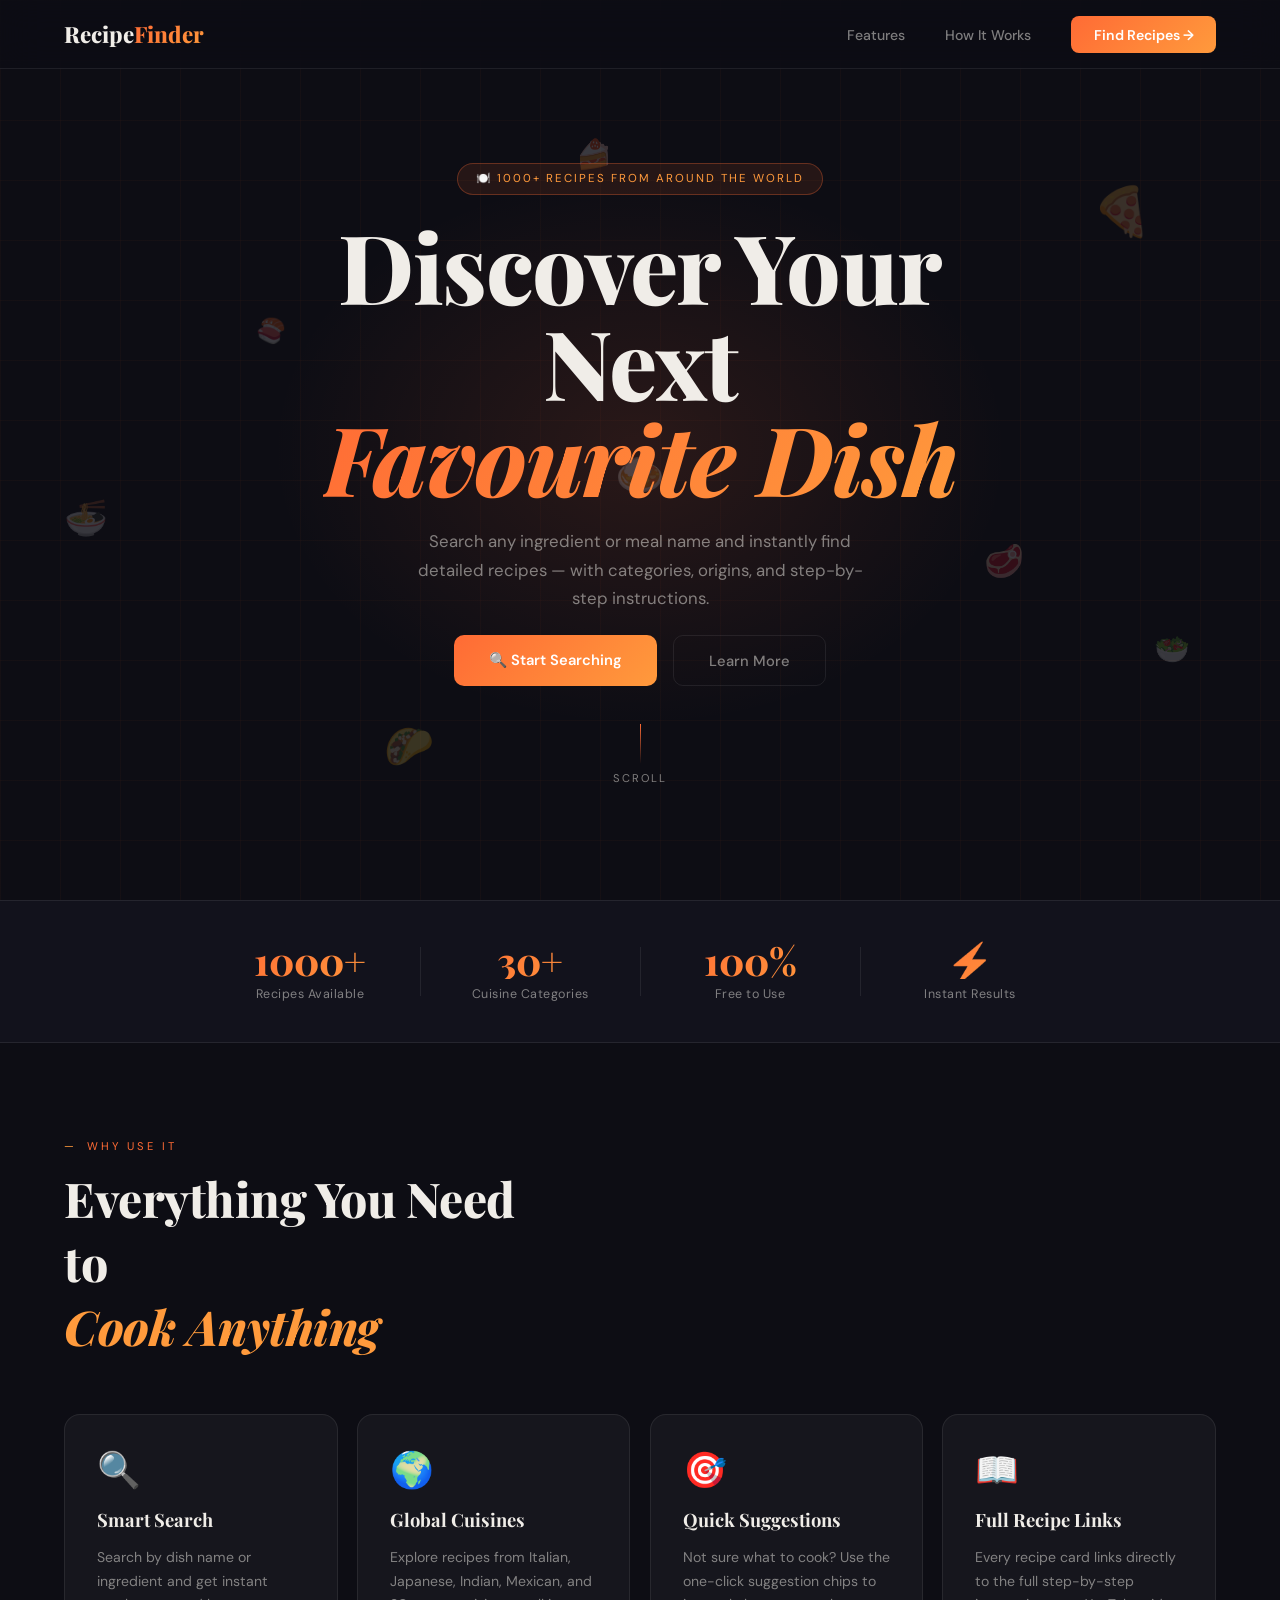
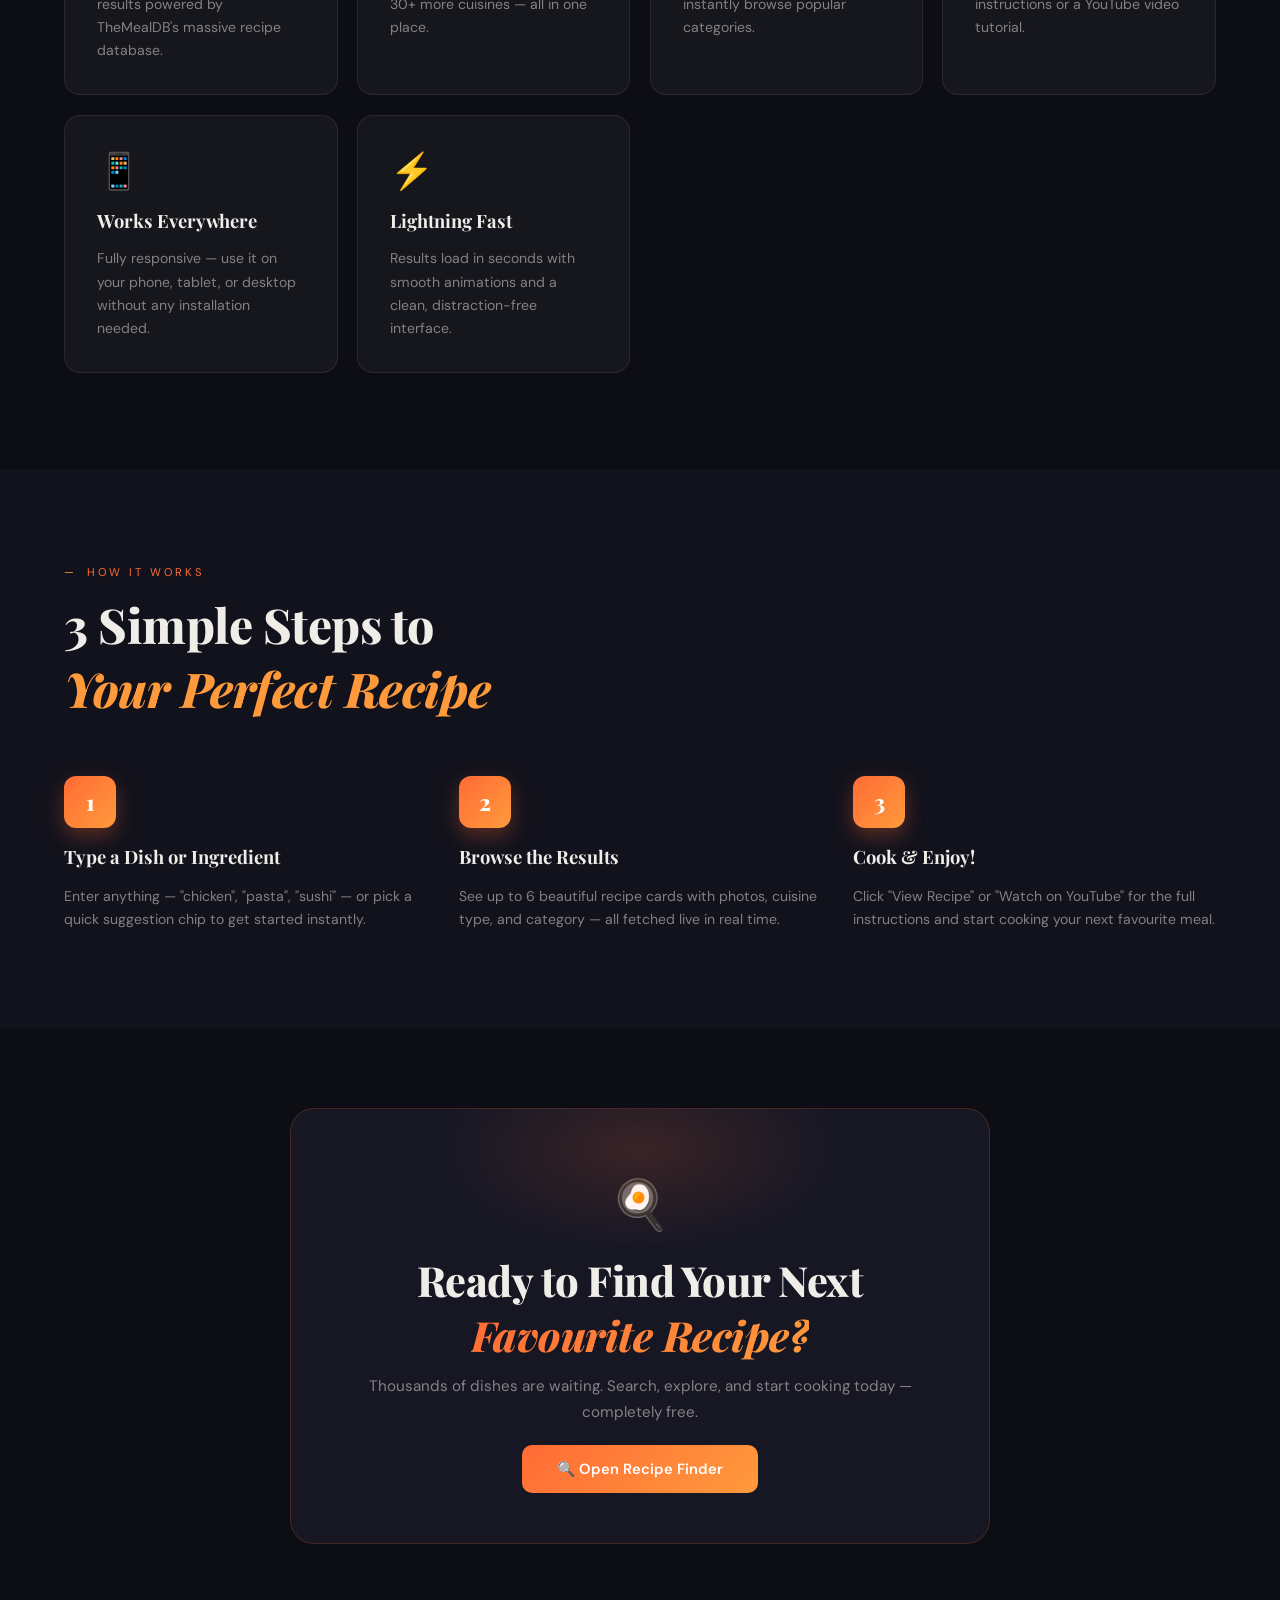
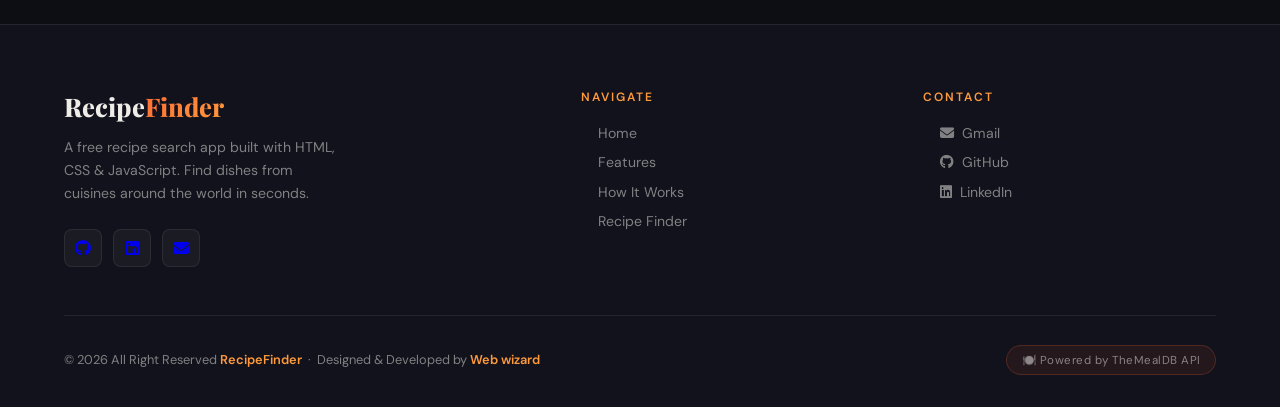
<file: index.html>
<!DOCTYPE html>
<html lang="en">

<head>
  <meta charset="UTF-8" />
  <meta name="viewport" content="width=device-width, initial-scale=1.0" />
  <title>Recipe Finder — Home</title>
  <link rel="stylesheet" href="https://cdnjs.cloudflare.com/ajax/libs/font-awesome/6.5.0/css/all.min.css">
  <link
    href="https://fonts.googleapis.com/css2?family=Playfair+Display:ital,wght@0,700;0,800;1,700&family=DM+Sans:wght@400;500;600&display=swap"
    rel="stylesheet" />
  <style>
    /* ══════════════════════════════════════
       RESET & VARIABLES
    ══════════════════════════════════════ */
    *,
    *::before,
    *::after {
      margin: 0;
      padding: 0;
      box-sizing: border-box;
    }

    :root {
      --bg: #0d0d14;
      --bg2: #12121c;
      --bg3: #171724;
      --orange: #ff6b35;
      --orange2: #ff9a3c;
      --text: #f0ede8;
      --muted: rgba(240, 237, 232, 0.5);
      --border: rgba(255, 255, 255, 0.08);
      --card: rgba(255, 255, 255, 0.04);
      --display: 'Playfair Display', serif;
      --body: 'DM Sans', sans-serif;
    }

    html {
      scroll-behavior: smooth;
    }

    body {
      background: var(--bg);
      color: var(--text);
      font-family: var(--body);
      overflow-x: hidden;
    }

    /* ══════════════════════════════════════
       NAV
    ══════════════════════════════════════ */
    nav {
      position: fixed;
      top: 0;
      left: 0;
      right: 0;
      z-index: 100;
      display: flex;
      justify-content: space-between;
      align-items: center;
      padding: 1.2rem 5%;
      background: rgba(13, 13, 20, 0.8);
      backdrop-filter: blur(20px);
      border-bottom: 1px solid var(--border);
    }

    .nav-logo {
      font-family: var(--display);
      font-size: 1.4rem;
      font-weight: 800;
      color: var(--text);
      text-decoration: none;
    }

    .nav-logo span {
      background: linear-gradient(135deg, var(--orange), var(--orange2));
      -webkit-background-clip: text;
      -webkit-text-fill-color: transparent;
      background-clip: text;
    }

    .nav-links {
      display: flex;
      gap: 2.5rem;
      list-style: none;
    }

    .nav-links a {
      color: var(--muted);
      text-decoration: none;
      font-size: 0.88rem;
      font-weight: 500;
      transition: color 0.25s;
    }

    .nav-links a:hover {
      color: var(--orange2);
    }

    .nav-cta {
      padding: 0.6rem 1.4rem;
      background: linear-gradient(135deg, var(--orange), var(--orange2));
      color: #fff !important;
      border-radius: 8px;
      font-weight: 600 !important;
      transition: opacity 0.2s, transform 0.2s !important;
    }

    .nav-cta:hover {
      opacity: 0.85;
      transform: scale(0.97);
      color: #fff !important;
    }

    /* ══════════════════════════════════════
       HERO
    ══════════════════════════════════════ */
    .hero {
      min-height: 100vh;
      display: flex;
      align-items: center;
      justify-content: center;
      text-align: center;
      padding: 8rem 5% 5rem;
      position: relative;
      overflow: hidden;
    }

    /* Radial glow background */
    .hero::before {
      content: '';
      position: absolute;
      top: 50%;
      left: 50%;
      transform: translate(-50%, -50%);
      width: 800px;
      height: 600px;
      background: radial-gradient(ellipse, rgba(255, 107, 53, 0.12) 0%, transparent 65%);
      pointer-events: none;
    }

    /* Floating food emoji orbs */
    .orb {
      position: absolute;
      font-size: 2.5rem;
      opacity: 0.18;
      animation: float 6s ease-in-out infinite;
      user-select: none;
      pointer-events: none;
    }

    .orb:nth-child(1) {
      top: 12%;
      left: 8%;
      animation-delay: 0s;
      font-size: 2rem;
    }

    .orb:nth-child(2) {
      top: 20%;
      right: 10%;
      animation-delay: 1s;
      font-size: 3rem;
    }

    .orb:nth-child(3) {
      top: 55%;
      left: 5%;
      animation-delay: 2s;
      font-size: 2.2rem;
    }

    .orb:nth-child(4) {
      top: 70%;
      right: 7%;
      animation-delay: 0.5s;
      font-size: 1.8rem;
    }

    .orb:nth-child(5) {
      top: 35%;
      left: 20%;
      animation-delay: 1.5s;
      font-size: 1.5rem;
    }

    .orb:nth-child(6) {
      top: 80%;
      left: 30%;
      animation-delay: 2.5s;
      font-size: 2.5rem;
    }

    .orb:nth-child(7) {
      top: 15%;
      left: 45%;
      animation-delay: 3s;
      font-size: 1.8rem;
    }

    .orb:nth-child(8) {
      top: 60%;
      right: 20%;
      animation-delay: 0.8s;
      font-size: 2rem;
    }

    @keyframes float {

      0%,
      100% {
        transform: translateY(0) rotate(0deg);
      }

      50% {
        transform: translateY(-18px) rotate(8deg);
      }
    }

    /* Grid lines */
    .hero-grid {
      position: absolute;
      inset: 0;
      background-image:
        linear-gradient(rgba(255, 107, 53, 0.03) 1px, transparent 1px),
        linear-gradient(90deg, rgba(255, 107, 53, 0.03) 1px, transparent 1px);
      background-size: 60px 60px;
    }

    .hero-inner {
      position: relative;
      z-index: 1;
      max-width: 780px;
      display: flex;
      flex-direction: column;
      align-items: center;
      gap: 1.4rem;
    }

    .hero-badge {
      display: inline-flex;
      align-items: center;
      gap: 0.5rem;
      font-size: 0.72rem;
      letter-spacing: 2px;
      text-transform: uppercase;
      color: var(--orange2);
      background: rgba(255, 107, 53, 0.1);
      border: 1px solid rgba(255, 107, 53, 0.3);
      padding: 0.45rem 1.1rem;
      border-radius: 999px;
      animation: fadeUp 0.6s 0.1s both;
    }

    .hero h1 {
      font-family: var(--display);
      font-size: clamp(3.2rem, 8vw, 6rem);
      font-weight: 800;
      line-height: 1.0;
      letter-spacing: -1.5px;
      animation: fadeUp 0.7s 0.25s both;
    }

    .hero h1 em {
      font-style: italic;
      background: linear-gradient(135deg, var(--orange), var(--orange2));
      -webkit-background-clip: text;
      -webkit-text-fill-color: transparent;
      background-clip: text;
    }

    .hero-sub {
      font-size: 1.05rem;
      color: var(--muted);
      max-width: 460px;
      line-height: 1.7;
      animation: fadeUp 0.7s 0.4s both;
    }

    .hero-btns {
      display: flex;
      gap: 1rem;
      flex-wrap: wrap;
      justify-content: center;
      animation: fadeUp 0.7s 0.55s both;
    }

    .btn-primary {
      padding: 0.9rem 2.2rem;
      background: linear-gradient(135deg, var(--orange), var(--orange2));
      color: #fff;
      border: none;
      border-radius: 10px;
      font-family: var(--body);
      font-size: 0.92rem;
      font-weight: 600;
      text-decoration: none;
      cursor: pointer;
      transition: opacity 0.2s, transform 0.2s, box-shadow 0.2s;
    }

    .btn-primary:hover {
      opacity: 0.88;
      transform: translateY(-2px);
      box-shadow: 0 12px 30px rgba(255, 107, 53, 0.35);
    }

    .btn-ghost {
      padding: 0.9rem 2.2rem;
      background: transparent;
      color: var(--muted);
      border: 1px solid var(--border);
      border-radius: 10px;
      font-family: var(--body);
      font-size: 0.92rem;
      font-weight: 500;
      text-decoration: none;
      transition: border-color 0.25s, color 0.25s;
    }

    .btn-ghost:hover {
      border-color: var(--orange);
      color: var(--orange2);
    }

    .hero-scroll {
      display: flex;
      flex-direction: column;
      align-items: center;
      gap: 0.4rem;
      color: var(--muted);
      font-size: 0.7rem;
      letter-spacing: 2px;
      text-transform: uppercase;
      animation: fadeUp 0.7s 0.75s both;
      margin-top: 1rem;
    }

    .scroll-line {
      width: 1px;
      height: 40px;
      background: linear-gradient(to bottom, var(--orange), transparent);
      animation: scrollDrop 1.5s ease-in-out infinite;
    }

    @keyframes scrollDrop {

      0%,
      100% {
        transform: scaleY(1);
        opacity: 1;
      }

      50% {
        transform: scaleY(0.5);
        opacity: 0.4;
      }
    }

    /* ══════════════════════════════════════
       STATS BAR
    ══════════════════════════════════════ */
    .stats-bar {
      background: var(--bg2);
      border-top: 1px solid var(--border);
      border-bottom: 1px solid var(--border);
      padding: 2.5rem 5%;
      display: flex;
      justify-content: center;
      gap: 0;
    }

    .stat-item {
      flex: 1;
      max-width: 220px;
      text-align: center;
      padding: 0 2rem;
      position: relative;
    }

    .stat-item+.stat-item::before {
      content: '';
      position: absolute;
      left: 0;
      top: 10%;
      bottom: 10%;
      width: 1px;
      background: var(--border);
    }

    .stat-num {
      font-family: var(--display);
      font-size: 2.4rem;
      font-weight: 800;
      background: linear-gradient(135deg, var(--orange), var(--orange2));
      -webkit-background-clip: text;
      -webkit-text-fill-color: transparent;
      background-clip: text;
      display: block;
      line-height: 1;
    }

    .stat-label {
      font-size: 0.78rem;
      color: var(--muted);
      margin-top: 0.4rem;
      letter-spacing: 0.5px;
    }

    /* ══════════════════════════════════════
       FEATURES
    ══════════════════════════════════════ */
    .features {
      padding: 6rem 5%;
      background: var(--bg);
    }

    .section-tag {
      font-size: 0.7rem;
      letter-spacing: 3px;
      text-transform: uppercase;
      color: var(--orange);
      display: flex;
      align-items: center;
      gap: 0.6rem;
      margin-bottom: 0.8rem;
    }

    .section-tag::before {
      content: '—';
      color: var(--orange2);
    }

    .section-title {
      font-family: var(--display);
      font-size: clamp(2rem, 4vw, 3rem);
      font-weight: 800;
      letter-spacing: -0.5px;
      margin-bottom: 3.5rem;
      max-width: 480px;
    }

    .section-title em {
      font-style: italic;
      color: var(--orange2);
    }

    .features-grid {
      display: grid;
      grid-template-columns: repeat(auto-fit, minmax(260px, 1fr));
      gap: 1.2rem;
    }

    .feat-card {
      background: var(--card);
      border: 1px solid var(--border);
      border-radius: 16px;
      padding: 2rem;
      display: flex;
      flex-direction: column;
      gap: 0.9rem;
      transition: border-color 0.3s, transform 0.3s, box-shadow 0.3s;
      position: relative;
      overflow: hidden;
    }

    .feat-card::before {
      content: '';
      position: absolute;
      top: 0;
      left: 0;
      right: 0;
      height: 2px;
      background: linear-gradient(90deg, var(--orange), var(--orange2));
      transform: scaleX(0);
      transform-origin: left;
      transition: transform 0.4s;
    }

    .feat-card:hover {
      border-color: rgba(255, 107, 53, 0.35);
      transform: translateY(-5px);
      box-shadow: 0 16px 40px rgba(0, 0, 0, 0.3);
    }

    .feat-card:hover::before {
      transform: scaleX(1);
    }

    .feat-icon {
      font-size: 2.2rem;
      display: block;
    }

    .feat-title {
      font-family: var(--display);
      font-size: 1.15rem;
      font-weight: 700;
    }

    .feat-desc {
      color: var(--muted);
      font-size: 0.88rem;
      line-height: 1.65;
    }

/* ══════════════════════════════════════
       HOW IT WORKS
    ══════════════════════════════════════ */
    .how {
      padding: 6rem 5%;
      background: var(--bg2);
    }

    .steps {
      display: grid;
      grid-template-columns: repeat(auto-fit, minmax(220px, 1fr));
      gap: 2rem;
      position: relative;
    }

    .step {
      display: flex;
      flex-direction: column;
      gap: 1rem;
      animation: fadeUp 0.6s both;
    }

    .step:nth-child(1) {
      animation-delay: 0.1s;
    }

    .step:nth-child(2) {
      animation-delay: 0.2s;
    }

    .step:nth-child(3) {
      animation-delay: 0.3s;
    }

    .step-num {
      width: 52px;
      height: 52px;
      border-radius: 12px;
      background: linear-gradient(135deg, var(--orange), var(--orange2));
      display: flex;
      align-items: center;
      justify-content: center;
      font-family: var(--display);
      font-size: 1.4rem;
      font-weight: 800;
      color: #fff;
      flex-shrink: 0;
      box-shadow: 0 8px 20px rgba(255, 107, 53, 0.3);
    }

    .step-title {
      font-family: var(--display);
      font-size: 1.15rem;
      font-weight: 700;
    }

    .step-desc {
      color: var(--muted);
      font-size: 0.88rem;
      line-height: 1.65;
    }

    .cta-banner {
      padding: 5rem 5%;
      background: var(--bg);
      display: flex;
      justify-content: center;
    }

    .cta-inner {
      max-width: 700px;
      width: 100%;
      background: var(--bg3);
      border: 1px solid rgba(255, 107, 53, 0.2);
      border-radius: 24px;
      padding: 4rem 3rem;
      text-align: center;
      position: relative;
      overflow: hidden;
    }

    .cta-inner::before {
      content: '';
      position: absolute;
      top: -60px;
      left: 50%;
      transform: translateX(-50%);
      width: 400px;
      height: 200px;
      background: radial-gradient(ellipse, rgba(255, 107, 53, 0.15), transparent 70%);
      pointer-events: none;
    }

    .cta-emoji {
      font-size: 3rem;
      display: block;
      margin-bottom: 1rem;
    }

    .cta-inner h2 {
      font-family: var(--display);
      font-size: clamp(1.8rem, 4vw, 2.6rem);
      font-weight: 800;
      letter-spacing: -0.5px;
      margin-bottom: 0.8rem;
    }

    .cta-inner h2 em {
      font-style: italic;
      background: linear-gradient(135deg, var(--orange), var(--orange2));
      -webkit-background-clip: text;
      -webkit-text-fill-color: transparent;
      background-clip: text;
    }

    .cta-inner p {
      color: var(--muted);
      margin-bottom: 2rem;
      font-size: 0.95rem;
      line-height: 1.7;
    }

    /* ══════════════════════════════════════
       FOOTER
    ══════════════════════════════════════ */
    footer {
      background: var(--bg2);
      border-top: 1px solid var(--border);
      padding: 4rem 5% 2rem;
    }

    .footer-top {
      display: grid;
      grid-template-columns: 1.6fr 1fr 1fr;
      gap: 3rem;
      margin-bottom: 3rem;
    }

    .footer-brand .brand-name {
      font-family: var(--display);
      font-size: 1.6rem;
      font-weight: 800;
      text-decoration: none;
      color: var(--text);
      display: inline-block;
      margin-bottom: 0.8rem;
    }

    .footer-brand .brand-name span {
      background: linear-gradient(135deg, var(--orange), var(--orange2));
      -webkit-background-clip: text;
      -webkit-text-fill-color: transparent;
      background-clip: text;
    }

    .footer-brand p {
      color: var(--muted);
      font-size: 0.88rem;
      line-height: 1.65;
      max-width: 280px;
      margin-bottom: 1.5rem;
    }

    .footer-socials {
      display: flex;
      gap: 0.7rem;
    }

    .social-btn {
      width: 38px;
      height: 38px;
      border-radius: 8px;
      border: 1px solid var(--border);
      background: var(--card);
      display: flex;
      align-items: center;
      justify-content: center;
      font-size: 1rem;
      text-decoration: none;
      transition: border-color 0.25s, background 0.25s, transform 0.25s;
    }

    .social-btn:hover {
      border-color: var(--orange);
      background: rgba(255, 107, 53, 0.1);
      transform: translateY(-3px);
    }

    .footer-col h4 {
      font-size: 0.75rem;
      letter-spacing: 2px;
      text-transform: uppercase;
      color: var(--orange2);
      margin-bottom: 1.2rem;
      font-weight: 600;
    }

    .footer-col ul {
      list-style: none;
      display: flex;
      flex-direction: column;
      gap: 0.7rem;
    }

    .footer-col ul li a {
      color: var(--muted);
      text-decoration: none;
      font-size: 0.88rem;
      transition: color 0.25s;
      display: flex;
      align-items: center;
      gap: 0.5rem;
    }

    .footer-col ul li a::before {
      content: '→';
      font-size: 0.7rem;
      opacity: 0;
      transform: translateX(-4px);
      transition: opacity 0.2s, transform 0.2s;
    }

    .footer-col ul li a:hover {
      color: var(--orange2);
    }

    .footer-col ul li a:hover::before {
      opacity: 1;
      transform: translateX(0);
    }

    .footer-divider {
      height: 1px;
      background: var(--border);
      margin-bottom: 1.8rem;
    }

    .footer-bottom {
      display: flex;
      justify-content: space-between;
      align-items: center;
      flex-wrap: wrap;
      gap: 1rem;
    }

    .footer-copy {
      font-size: 0.8rem;
      color: var(--muted);
      line-height: 1.6;
    }

    .footer-copy span {
      color: var(--orange2);
      font-weight: 600;
    }

    .footer-copy a {
      color: var(--orange);
      text-decoration: none;
    }

    .footer-copy a:hover {
      text-decoration: underline;
    }

    .footer-badge {
      display: flex;
      align-items: center;
      gap: 0.5rem;
      font-size: 0.72rem;
      color: var(--muted);
      background: rgba(255, 107, 53, 0.08);
      border: 1px solid rgba(255, 107, 53, 0.2);
      padding: 0.4rem 0.9rem;
      border-radius: 999px;
      letter-spacing: 0.5px;
    }

    /* ══════════════════════════════════════
       ANIMATIONS
    ══════════════════════════════════════ */
    @keyframes fadeUp {
      from {
        opacity: 0;
        transform: translateY(20px);
      }

      to {
        opacity: 1;
        transform: translateY(0);
      }
    }

    /* ══════════════════════════════════════
       RESPONSIVE
    ══════════════════════════════════════ */
    @media (max-width: 768px) {
      .nav-links {
        display: none;
      }

      .stats-bar {
        flex-wrap: wrap;
        gap: 2rem;
      }

      .stat-item+.stat-item::before {
        display: none;
      }

      .footer-top {
        grid-template-columns: 1fr;
        gap: 2rem;
      }

      .footer-bottom {
        flex-direction: column;
        text-align: center;
      }
    }
  </style>
</head>

<body>

  <!-- ── NAV ── -->
  <nav>
    <a href="index.html" class="nav-logo">Recipe<span>Finder</span></a>
    <ul class="nav-links">
      <li><a href="#features">Features</a></li>
      <li><a href="#how">How It Works</a></li>
      <li><a href="app.html" class="nav-cta">Find Recipes →</a></li>
    </ul>
  </nav>

  <!-- ── HERO ── -->
  <section class="hero">
    <div class="hero-grid"></div>

    <!-- floating food orbs -->
    <div class="orb">🍕</div>
    <div class="orb">🍜</div>
    <div class="orb">🥗</div>
    <div class="orb">🍣</div>
    <div class="orb">🌮</div>
    <div class="orb">🍰</div>
    <div class="orb">🥩</div>
    <div class="orb">🍛</div>

    <div class="hero-inner">
      <div class="hero-badge">🍽️ 1000+ Recipes From Around The World</div>
      <h1>Discover Your Next<br><em>Favourite Dish</em></h1>
      <p class="hero-sub">
        Search any ingredient or meal name and instantly find detailed recipes — with categories, origins, and
        step-by-step instructions.
      </p>
      <div class="hero-btns">
        <a href="app.html" class="btn-primary">🔍 Start Searching</a>
        <a href="#features" class="btn-ghost">Learn More</a>
      </div>
      <div class="hero-scroll">
        <div class="scroll-line"></div>
        Scroll
      </div>
    </div>
  </section>

  <!-- ── STATS BAR ── -->
  <div class="stats-bar">
    <div class="stat-item">
      <span class="stat-num">1000+</span>
      <div class="stat-label">Recipes Available</div>
    </div>
    <div class="stat-item">
      <span class="stat-num">30+</span>
      <div class="stat-label">Cuisine Categories</div>
    </div>
    <div class="stat-item">
      <span class="stat-num">100%</span>
      <div class="stat-label">Free to Use</div>
    </div>
    <div class="stat-item">
      <span class="stat-num">⚡</span>
      <div class="stat-label">Instant Results</div>
    </div>
  </div>

  <!-- ── FEATURES ── -->
  <section class="features" id="features">
    <div class="section-tag">Why Use It</div>
    <h2 class="section-title">Everything You Need to<br><em>Cook Anything</em></h2>
    <div class="features-grid">
      <div class="feat-card">
        <span class="feat-icon">🔍</span>
        <div class="feat-title">Smart Search</div>
        <p class="feat-desc">Search by dish name or ingredient and get instant results powered by TheMealDB's massive
          recipe database.</p>
      </div>
      <div class="feat-card">
        <span class="feat-icon">🌍</span>
        <div class="feat-title">Global Cuisines</div>
        <p class="feat-desc">Explore recipes from Italian, Japanese, Indian, Mexican, and 30+ more cuisines — all in one
          place.</p>
      </div>
      <div class="feat-card">
        <span class="feat-icon">🎯</span>
        <div class="feat-title">Quick Suggestions</div>
        <p class="feat-desc">Not sure what to cook? Use the one-click suggestion chips to instantly browse popular
          categories.</p>
      </div>
      <div class="feat-card">
        <span class="feat-icon">📖</span>
        <div class="feat-title">Full Recipe Links</div>
        <p class="feat-desc">Every recipe card links directly to the full step-by-step instructions or a YouTube video
          tutorial.</p>
      </div>
      <div class="feat-card">
        <span class="feat-icon">📱</span>
        <div class="feat-title">Works Everywhere</div>
        <p class="feat-desc">Fully responsive — use it on your phone, tablet, or desktop without any installation
          needed.</p>
      </div>
      <div class="feat-card">
        <span class="feat-icon">⚡</span>
        <div class="feat-title">Lightning Fast</div>
        <p class="feat-desc">Results load in seconds with smooth animations and a clean, distraction-free interface.</p>
      </div>
    </div>
  </section>

  <!-- ── HOW IT WORKS ── -->
  <section class="how" id="how">
    <div class="section-tag">How It Works</div>
    <h2 class="section-title">3 Simple Steps to<br><em>Your Perfect Recipe</em></h2>
    <div class="steps">
      <div class="step">
        <div class="step-num">1</div>
        <div class="step-title">Type a Dish or Ingredient</div>
        <p class="step-desc">Enter anything — "chicken", "pasta", "sushi" — or pick a quick suggestion chip to get
          started instantly.</p>
      </div>
      <div class="step">
        <div class="step-num">2</div>
        <div class="step-title">Browse the Results</div>
        <p class="step-desc">See up to 6 beautiful recipe cards with photos, cuisine type, and category — all fetched
          live in real time.</p>
      </div>
      <div class="step">
        <div class="step-num">3</div>
        <div class="step-title">Cook & Enjoy!</div>
        <p class="step-desc">Click "View Recipe" or "Watch on YouTube" for the full instructions and start cooking your
          next favourite meal.</p>
      </div>
    </div>
  </section>

  <!-- ── CTA BANNER ── -->
  <section class="cta-banner">
    <div class="cta-inner">
      <span class="cta-emoji">🍳</span>
      <h2>Ready to Find Your Next<br><em>Favourite Recipe?</em></h2>
      <p>Thousands of dishes are waiting. Search, explore, and start cooking today — completely free.</p>
      <a href="app.html" class="btn-primary">🔍 Open Recipe Finder</a>
    </div>
  </section>

  <!-- ── FOOTER ── -->
  <footer>
    <div class="footer-top">

      <div class="footer-brand">
        <a href="index.html" class="brand-name">Recipe<span>Finder</span></a>
        <p>A free recipe search app built with HTML, CSS & JavaScript. Find dishes from cuisines around the world in
          seconds.</p>
        <div class="footer-socials">
          <a href="https://github.com/piyushpandey192007" target="_blank" class="social-btn" title="GitHub">
          <i class="fa-brands fa-github"></i></a>
        <a href="https://www.linkedin.com/in/piyush-pandey-22328b398" target="_blank" class="social-btn" title="LinkedIn">
  <i class="fa-brands fa-linkedin"></i></a>
         <a href="https://mail.google.com/mail/?view=cm&fs=1&to=piyushpandey192005@gmail.com" target="_blank" class="social-btn" title="Gmail">
  <i class="fa-solid fa-envelope"></i>
</a>
        </div>
      </div>

      <div class="footer-col">
        <h4>Navigate</h4>
        <ul>
          <li><a href="#">Home</a></li>
          <li><a href="#features">Features</a></li>
          <li><a href="#how">How It Works</a></li>
          <li><a href="app.html">Recipe Finder</a></li>
        </ul>
      </div>

      <div class="footer-col">
        <h4>Contact</h4>
        <ul>
          <li>
            <a href="https://mail.google.com/mail/?view=cm&fs=1&to=piyushpandey192005@gmail.com">
              <i class="fa-solid fa-envelope"></i> Gmail</a>
          </li>
   <li>
  <a href="https://github.com/piyushpandey192007">
    <i class="fa-brands fa-github"></i> GitHub
  </a>
</li>

<li>
  <a href="https://www.linkedin.com/in/piyush-pandey-22328b398">
    <i class="fa-brands fa-linkedin"></i> LinkedIn
  </a>
</li>
        </ul>
      </div>

    </div>

    <div class="footer-divider"></div>

    <div class="footer-bottom">
      <div class="footer-copy">
        © 2026 All Right Reserved <span>RecipeFinder</span> &nbsp;·&nbsp;
        Designed & Developed by <span>Web wizard</span><br>
      </div>
      <div class="footer-badge">
        🍽️ Powered by TheMealDB API
      </div>
    </div>
  </footer>

</body>

</html>
</file>
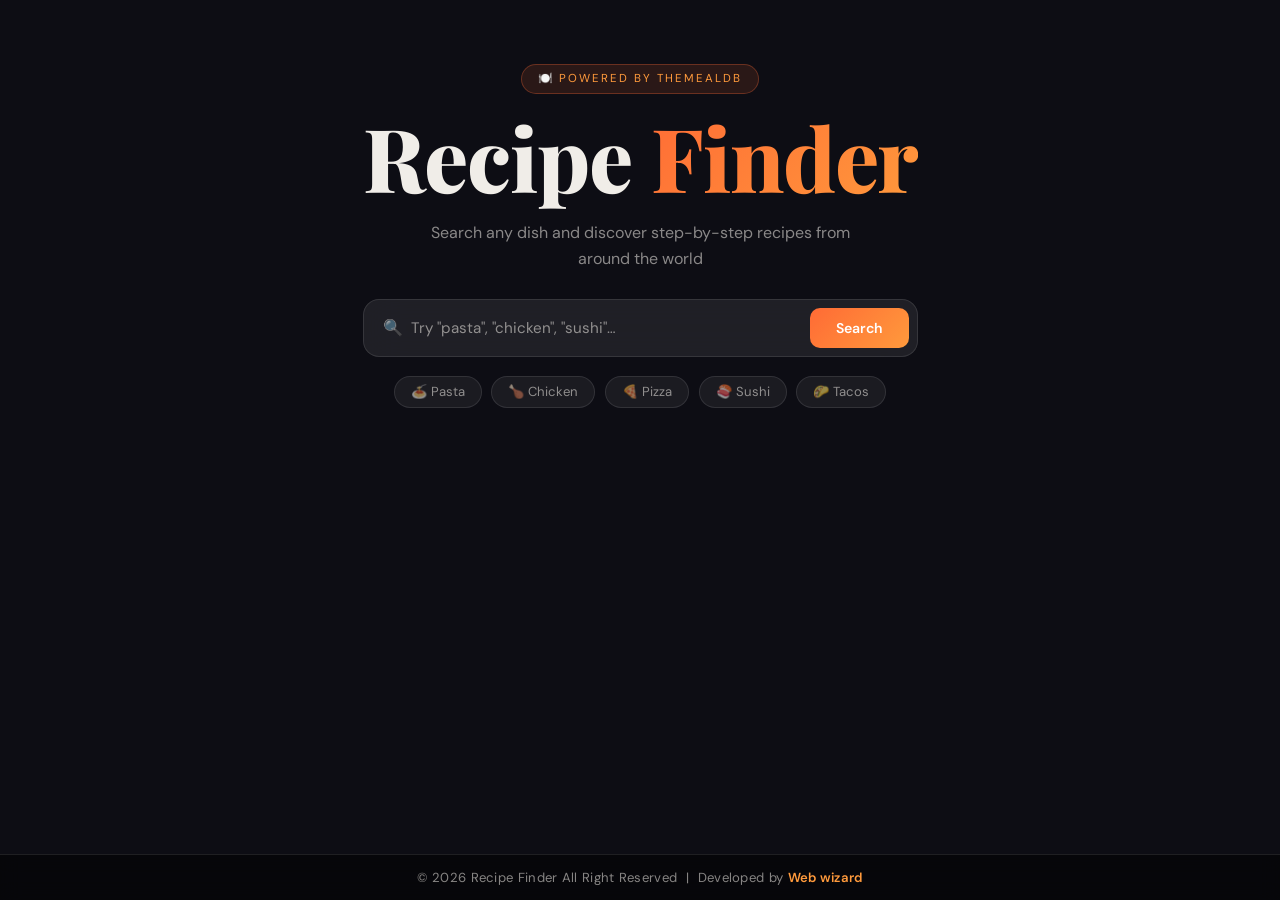
<file: app.html>
<!DOCTYPE html>
<html lang="en">
<head>
  <meta charset="UTF-8">
  <meta name="viewport" content="width=device-width, initial-scale=1.0">
  <title>Recipe Finder App</title>
  <link rel="stylesheet" href="style.css">
  <link href="https://fonts.googleapis.com/css2?family=Playfair+Display:wght@700;800&family=DM+Sans:wght@400;500;600&display=swap" rel="stylesheet">
</head>
<body>

  <div class="page-wrap">

    <header class="hero">
      <div class="hero-badge">🍽️ Powered by TheMealDB</div>
      <h1>Recipe <span>Finder</span></h1>
      <p class="hero-sub">Search any dish and discover step-by-step recipes from around the world</p>

      <div class="search-box">
        <span class="search-icon">🔍</span>
        <input type="text" id="searchInput" placeholder="Try &quot;pasta&quot;, &quot;chicken&quot;, &quot;sushi&quot;…" onkeydown="if(event.key==='Enter') getRecipes()">
        <button onclick="getRecipes()">Search</button>
      </div>

      <div class="suggestion-chips">
        <button onclick="quickSearch('Pasta')">🍝 Pasta</button>
        <button onclick="quickSearch('Chicken')">🍗 Chicken</button>
        <button onclick="quickSearch('Pizza')">🍕 Pizza</button>
        <button onclick="quickSearch('Sushi')">🍣 Sushi</button>
        <button onclick="quickSearch('Tacos')">🌮 Tacos</button>
      </div>
    </header>

    <div id="recipeList" class="recipe-grid"></div>

  </div>

  <footer class="footer">
    <p>© 2026 Recipe Finder All Right Reserved  &nbsp;|&nbsp; Developed by <span>Web wizard</span></p>
  </footer>

  <script src="script.js"></script>
  <script>
    function quickSearch(term) {
      document.getElementById('searchInput').value = term;
      getRecipes();
    }
  </script>
</body>
</html>
</file>
<file: style.css>
/* ── RESET & BASE ── */
*, *::before, *::after { margin: 0; padding: 0; box-sizing: border-box; }

:root {
  --orange:  #ff6b35;
  --orange2: #ff9a3c;
  --dark:    #0d0d14;
  --card-bg: rgba(255,255,255,0.06);
  --border:  rgba(255,255,255,0.1);
  --text:    #f0ede8;
  --muted:   rgba(240,237,232,0.55);
  --display: 'Playfair Display', serif;
  --body:    'DM Sans', sans-serif;
}

html { scroll-behavior: smooth; }

body {
  min-height: 100vh;
  font-family: var(--body);
  color: var(--text);
  background: var(--dark);
  display: flex;
  flex-direction: column;
  align-items: center;
  overflow-x: hidden;
}

/* ── PAGE WRAP ── */
.page-wrap {
  width: 100%;
  max-width: 1100px;
  padding: 3rem 2rem 6rem;
  display: flex;
  flex-direction: column;
  align-items: center;
  gap: 3rem;
}

/* ── HERO HEADER ── */
.hero {
  text-align: center;
  display: flex;
  flex-direction: column;
  align-items: center;
  gap: 1.2rem;
  padding-top: 1rem;
}

.hero-badge {
  display: inline-flex;
  align-items: center;
  gap: 0.5rem;
  font-size: 0.72rem;
  letter-spacing: 2px;
  text-transform: uppercase;
  color: var(--orange2);
  background: rgba(255,107,53,0.12);
  border: 1px solid rgba(255,107,53,0.3);
  padding: 0.4rem 1rem;
  border-radius: 999px;
  font-family: var(--body);
}

.hero h1 {
  font-family: var(--display);
  font-size: clamp(3rem, 7vw, 5.5rem);
  font-weight: 800;
  line-height: 1;
  letter-spacing: -1px;
  color: var(--text);
}

.hero h1 span {
  background: linear-gradient(135deg, var(--orange), var(--orange2));
  -webkit-background-clip: text;
  -webkit-text-fill-color: transparent;
  background-clip: text;
}

.hero-sub {
  color: var(--muted);
  font-size: 1rem;
  max-width: 420px;
  line-height: 1.6;
}

/* ── SEARCH BOX ── */
.search-box {
  display: flex;
  align-items: center;
  background: rgba(255,255,255,0.08);
  border: 1px solid var(--border);
  border-radius: 16px;
  padding: 0.5rem 0.5rem 0.5rem 1.2rem;
  width: min(580px, 100%);
  backdrop-filter: blur(20px);
  transition: border-color 0.3s, box-shadow 0.3s;
  margin-top: 0.5rem;
}

.search-box:focus-within {
  border-color: var(--orange);
  box-shadow: 0 0 0 3px rgba(255,107,53,0.15);
}

.search-icon { font-size: 1rem; margin-right: 0.5rem; opacity: 0.6; }

.search-box input {
  flex: 1;
  background: transparent;
  border: none;
  outline: none;
  color: var(--text);
  font-size: 0.95rem;
  font-family: var(--body);
  padding: 0.6rem 0;
}

.search-box input::placeholder { color: var(--muted); }

.search-box button {
  padding: 0.7rem 1.6rem;
  background: linear-gradient(135deg, var(--orange), var(--orange2));
  color: #fff;
  border: none;
  border-radius: 10px;
  font-family: var(--body);
  font-size: 0.88rem;
  font-weight: 600;
  cursor: pointer;
  transition: opacity 0.2s, transform 0.2s;
  white-space: nowrap;
}

.search-box button:hover { opacity: 0.88; transform: scale(0.98); }

/* ── SUGGESTION CHIPS ── */
.suggestion-chips {
  display: flex;
  flex-wrap: wrap;
  justify-content: center;
  gap: 0.6rem;
}

.suggestion-chips button {
  background: rgba(255,255,255,0.06);
  border: 1px solid var(--border);
  color: var(--muted);
  border-radius: 999px;
  padding: 0.4rem 1rem;
  font-size: 0.82rem;
  font-family: var(--body);
  cursor: pointer;
  transition: all 0.25s;
}

.suggestion-chips button:hover {
  background: rgba(255,107,53,0.15);
  border-color: var(--orange);
  color: var(--orange2);
  transform: translateY(-2px);
}

/* ── RECIPE GRID ── */
.recipe-grid {
  display: grid;
  grid-template-columns: repeat(auto-fill, minmax(300px, 1fr));
  gap: 1.5rem;
  width: 100%;
}

/* ── RECIPE CARD ── */
.recipe-card {
  background: var(--card-bg);
  border: 1px solid var(--border);
  border-radius: 20px;
  overflow: hidden;
  backdrop-filter: blur(16px);
  transition: transform 0.35s, border-color 0.35s, box-shadow 0.35s;
  display: flex;
  flex-direction: column;
  animation: cardIn 0.5s ease both;
}

.recipe-card:hover {
  transform: translateY(-6px);
  border-color: rgba(255,107,53,0.5);
  box-shadow: 0 20px 50px rgba(0,0,0,0.4), 0 0 0 1px rgba(255,107,53,0.15);
}

@keyframes cardIn {
  from { opacity: 0; transform: translateY(20px); }
  to   { opacity: 1; transform: translateY(0); }
}

.recipe-card:nth-child(1) { animation-delay: 0.05s; }
.recipe-card:nth-child(2) { animation-delay: 0.1s; }
.recipe-card:nth-child(3) { animation-delay: 0.15s; }
.recipe-card:nth-child(4) { animation-delay: 0.2s; }
.recipe-card:nth-child(5) { animation-delay: 0.25s; }

.img-wrap {
  position: relative;
  overflow: hidden;
  height: 200px;
}

.recipe-card img {
  width: 100%; height: 100%;
  object-fit: cover;
  display: block;
  transition: transform 0.5s;
}

.recipe-card:hover img { transform: scale(1.06); }

.img-overlay {
  position: absolute;
  inset: 0;
  background: linear-gradient(to top, rgba(13,13,20,0.7) 0%, transparent 50%);
}

.img-badge {
  position: absolute;
  top: 12px; right: 12px;
  background: rgba(13,13,20,0.7);
  border: 1px solid var(--border);
  backdrop-filter: blur(8px);
  color: var(--orange2);
  font-size: 0.68rem;
  letter-spacing: 1px;
  text-transform: uppercase;
  padding: 0.3rem 0.7rem;
  border-radius: 999px;
  font-weight: 600;
}

.card-content {
  padding: 1.3rem;
  display: flex;
  flex-direction: column;
  gap: 0.7rem;
  flex: 1;
}

.card-content h4 {
  font-family: var(--display);
  font-size: 1.15rem;
  font-weight: 700;
  color: var(--text);
  line-height: 1.3;
}

.card-meta {
  display: flex;
  gap: 0.6rem;
  flex-wrap: wrap;
}

.meta-pill {
  display: flex;
  align-items: center;
  gap: 0.3rem;
  font-size: 0.72rem;
  padding: 0.25rem 0.7rem;
  border-radius: 999px;
  border: 1px solid var(--border);
  color: var(--muted);
  background: rgba(255,255,255,0.04);
}

.card-link {
  display: inline-flex;
  align-items: center;
  gap: 0.4rem;
  margin-top: auto;
  padding: 0.65rem 1.2rem;
  background: linear-gradient(135deg, var(--orange), var(--orange2));
  color: #fff;
  text-decoration: none;
  border-radius: 10px;
  font-size: 0.82rem;
  font-weight: 600;
  transition: opacity 0.2s, transform 0.2s;
  align-self: flex-start;
}

.card-link:hover { opacity: 0.85; transform: scale(0.97); }

/* ── STATES ── */
.state-msg {
  grid-column: 1 / -1;
  text-align: center;
  padding: 3rem;
  color: var(--muted);
  font-size: 1rem;
}

.state-msg .icon { font-size: 3rem; display: block; margin-bottom: 1rem; }

.loading-dots {
  display: flex;
  justify-content: center;
  gap: 0.5rem;
  grid-column: 1 / -1;
  padding: 3rem;
}

.loading-dots span {
  width: 10px; height: 10px;
  border-radius: 50%;
  background: var(--orange);
  animation: bounce 0.9s infinite ease-in-out;
}

.loading-dots span:nth-child(2) { animation-delay: 0.15s; }
.loading-dots span:nth-child(3) { animation-delay: 0.3s; }

@keyframes bounce {
  0%,80%,100% { transform: scale(0.7); opacity: 0.4; }
  40%          { transform: scale(1.1); opacity: 1; }
}

.error {
  grid-column: 1 / -1;
  text-align: center;
  padding: 2rem;
  color: #ff6b6b;
  font-size: 0.95rem;
}

/* ── FOOTER ── */
.footer {
  width: 100%;
  text-align: center;
  padding: 14px 0;
  color: var(--muted);
  background: rgba(0,0,0,0.5);
  position: fixed;
  bottom: 0; left: 0;
  font-size: 0.82rem;
  backdrop-filter: blur(10px);
  border-top: 1px solid var(--border);
  letter-spacing: 0.3px;
}

.footer span { color: var(--orange2); font-weight: 600; }

/* ── RESPONSIVE ── */
@media (max-width: 600px) {
  .page-wrap { padding: 2rem 1rem 6rem; }
  .hero h1 { font-size: 2.8rem; }
  .recipe-grid { grid-template-columns: 1fr; }
}
</file>
